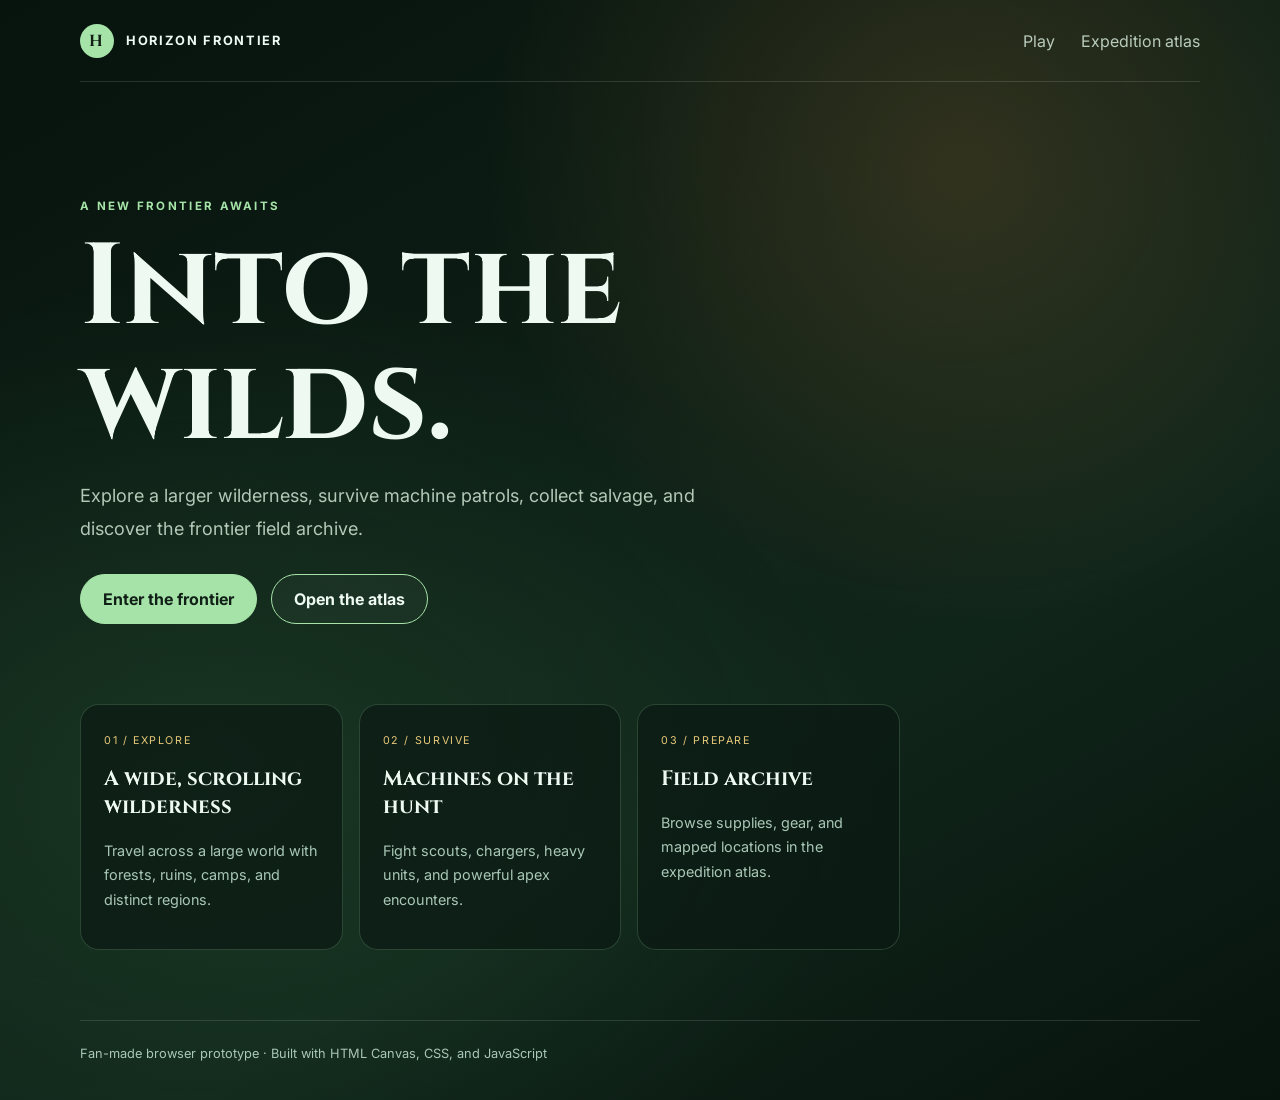
<file: index.html>
<!DOCTYPE html>
<html lang="en">
<head>
  <meta charset="UTF-8" />
  <meta name="viewport" content="width=device-width, initial-scale=1" />
  <meta name="theme-color" content="#07130d" />
  <title>Horizon Frontier</title>
  <link rel="stylesheet" href="portal.css" />
</head>
<body>
  <main class="portal">
    <header><a class="brand" href="index.html"><span>H</span> HORIZON FRONTIER</a><nav><a href="game.html">Play</a><a href="atlas.html">Expedition atlas</a></nav></header>
    <section class="hero"><p class="eyebrow">A new frontier awaits</p><h1>Into the wilds.</h1><p>Explore a larger wilderness, survive machine patrols, collect salvage, and discover the frontier field archive.</p><div class="actions"><a class="button primary" href="game.html">Enter the frontier</a><a class="button secondary" href="atlas.html">Open the atlas</a></div><div class="features"><article><span>01 / EXPLORE</span><h2>A wide, scrolling wilderness</h2><p>Travel across a large world with forests, ruins, camps, and distinct regions.</p></article><article><span>02 / SURVIVE</span><h2>Machines on the hunt</h2><p>Fight scouts, chargers, heavy units, and powerful apex encounters.</p></article><article><span>03 / PREPARE</span><h2>Field archive</h2><p>Browse supplies, gear, and mapped locations in the expedition atlas.</p></article></div></section>
    <footer>Fan-made browser prototype · Built with HTML Canvas, CSS, and JavaScript</footer>
  </main>
</body>
</html>
</file>
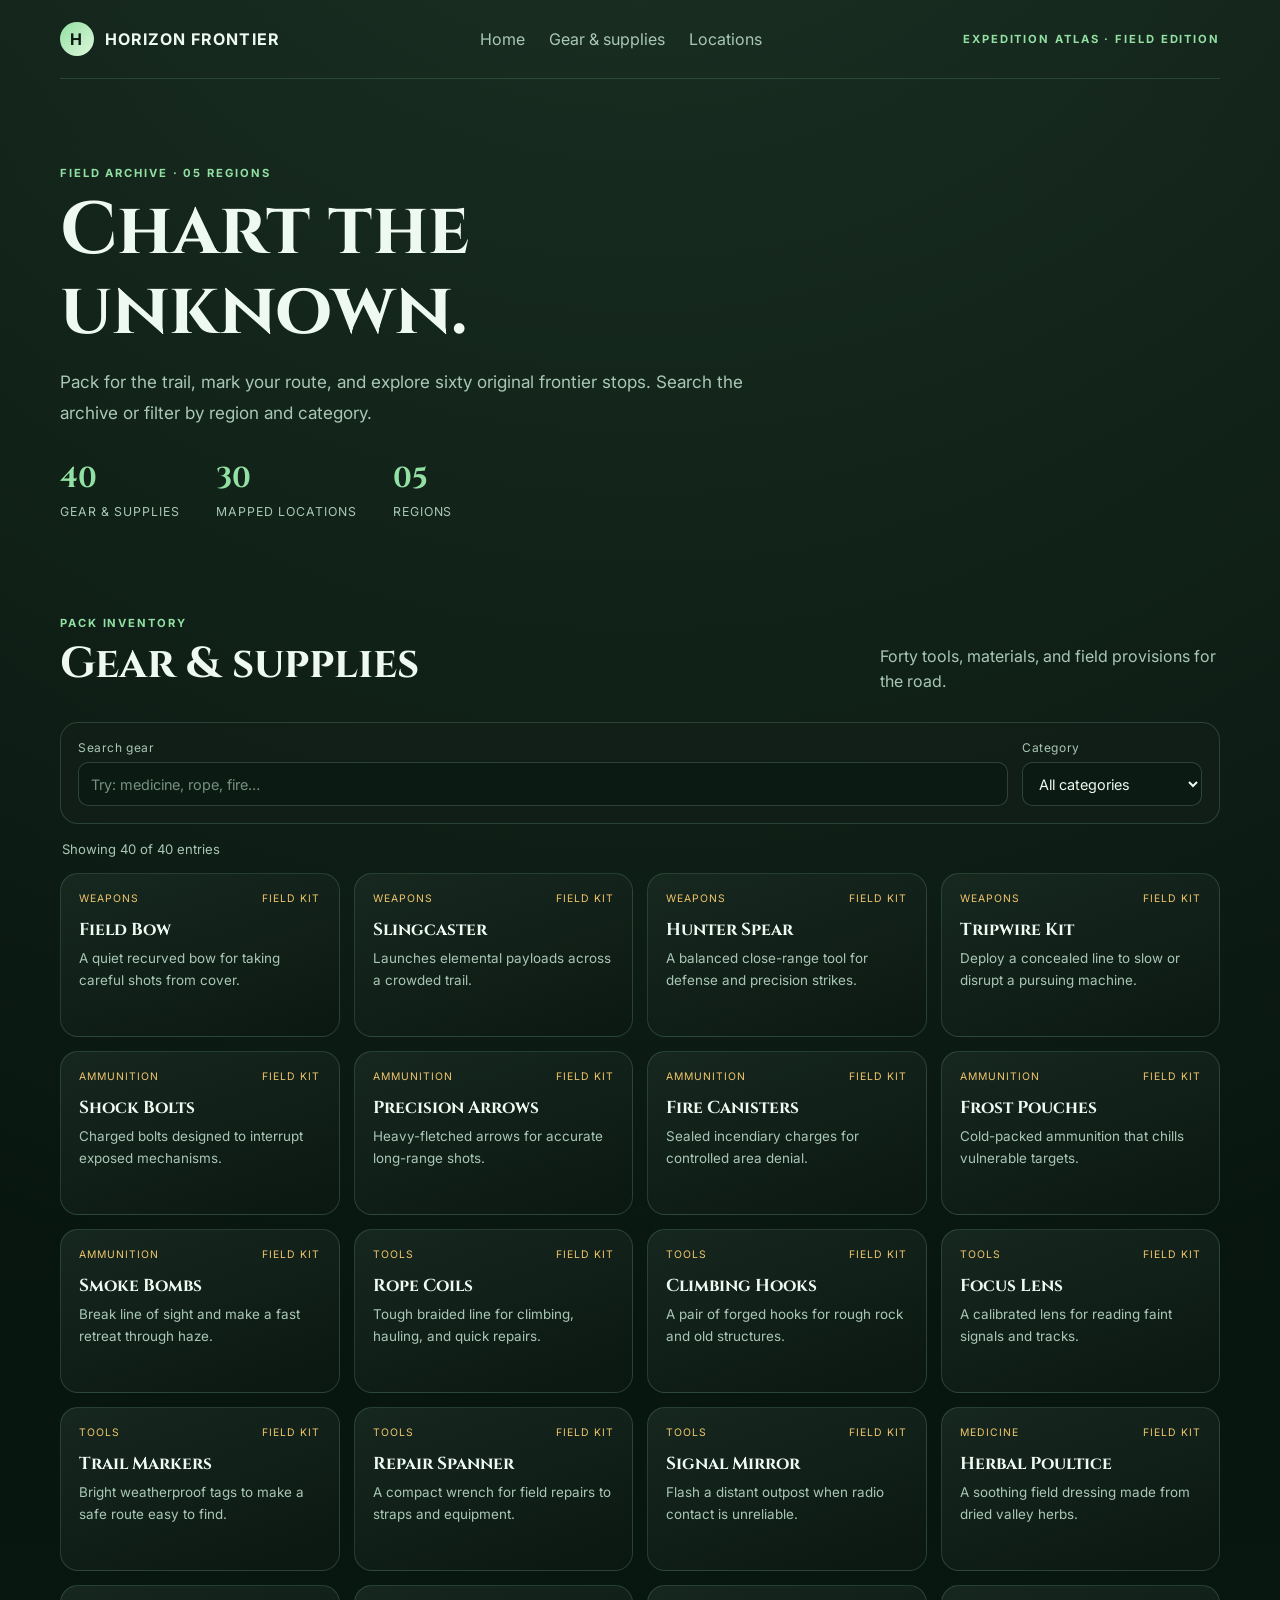
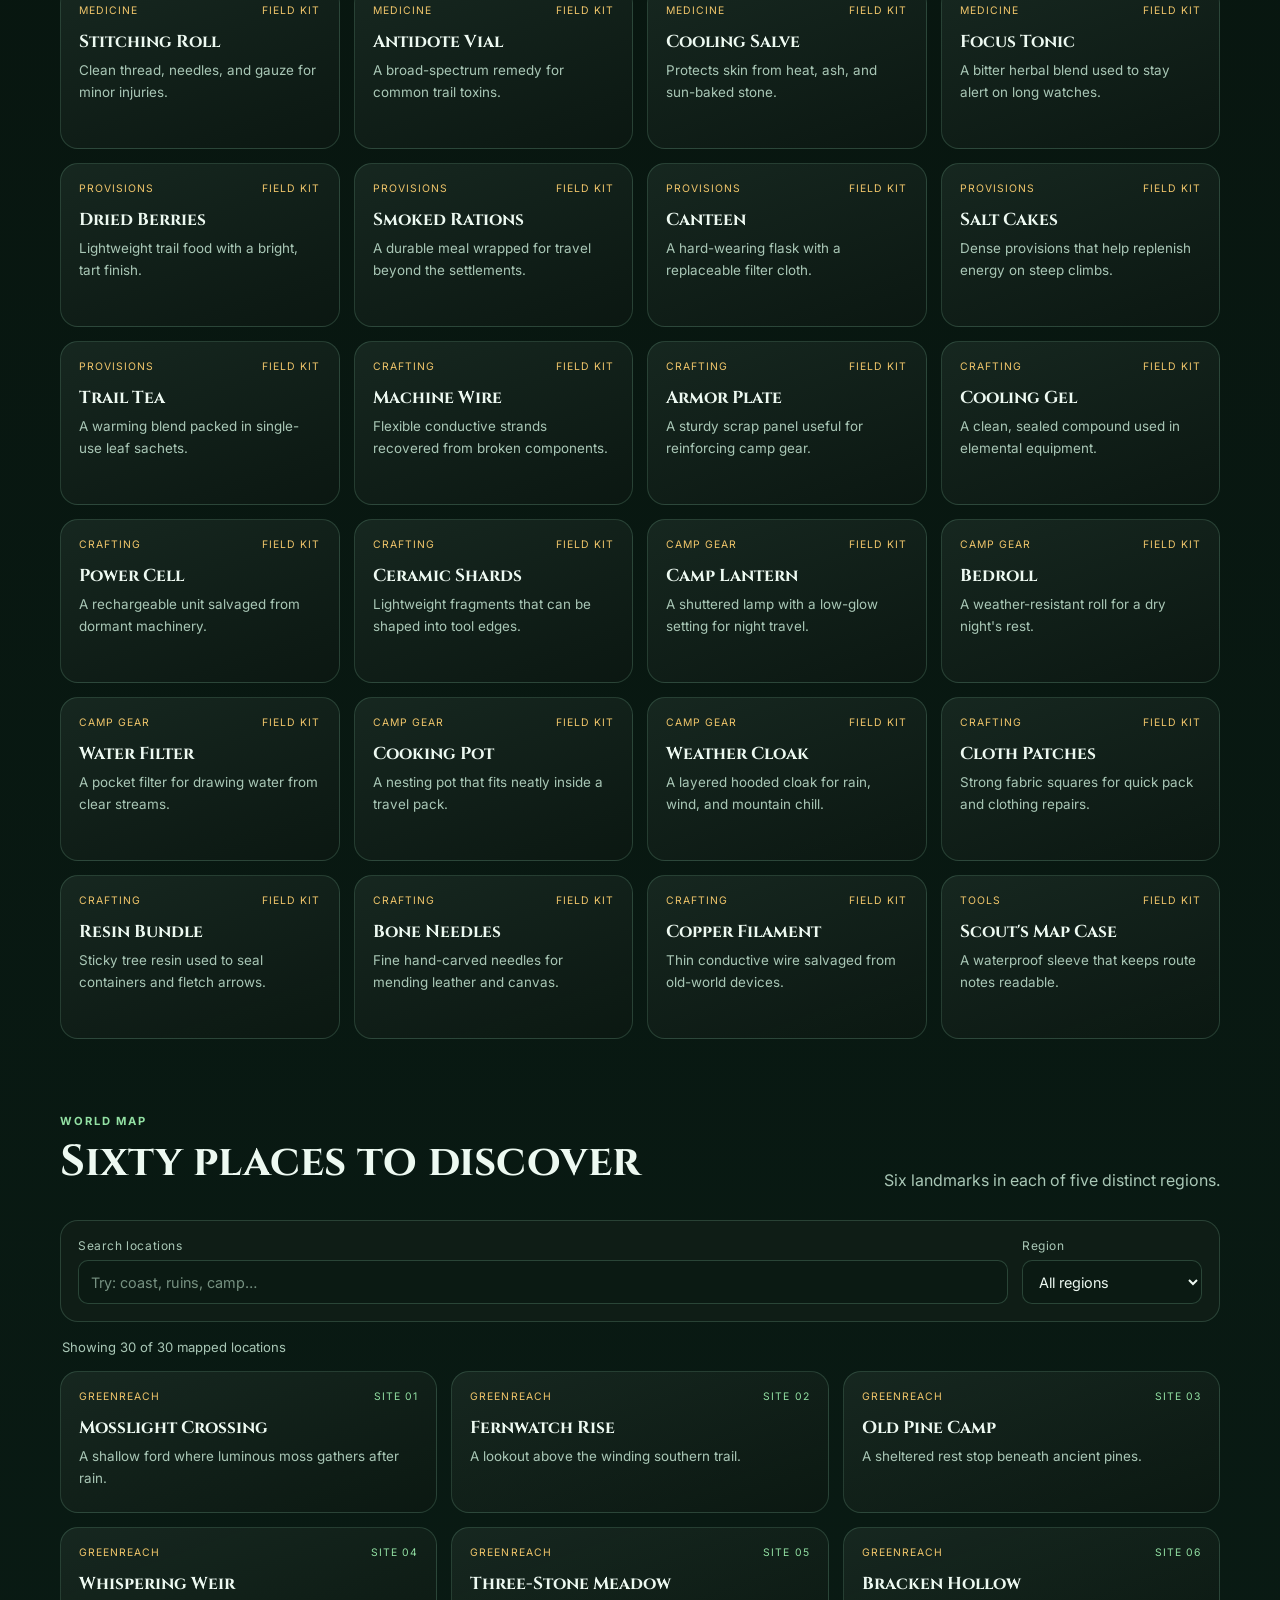
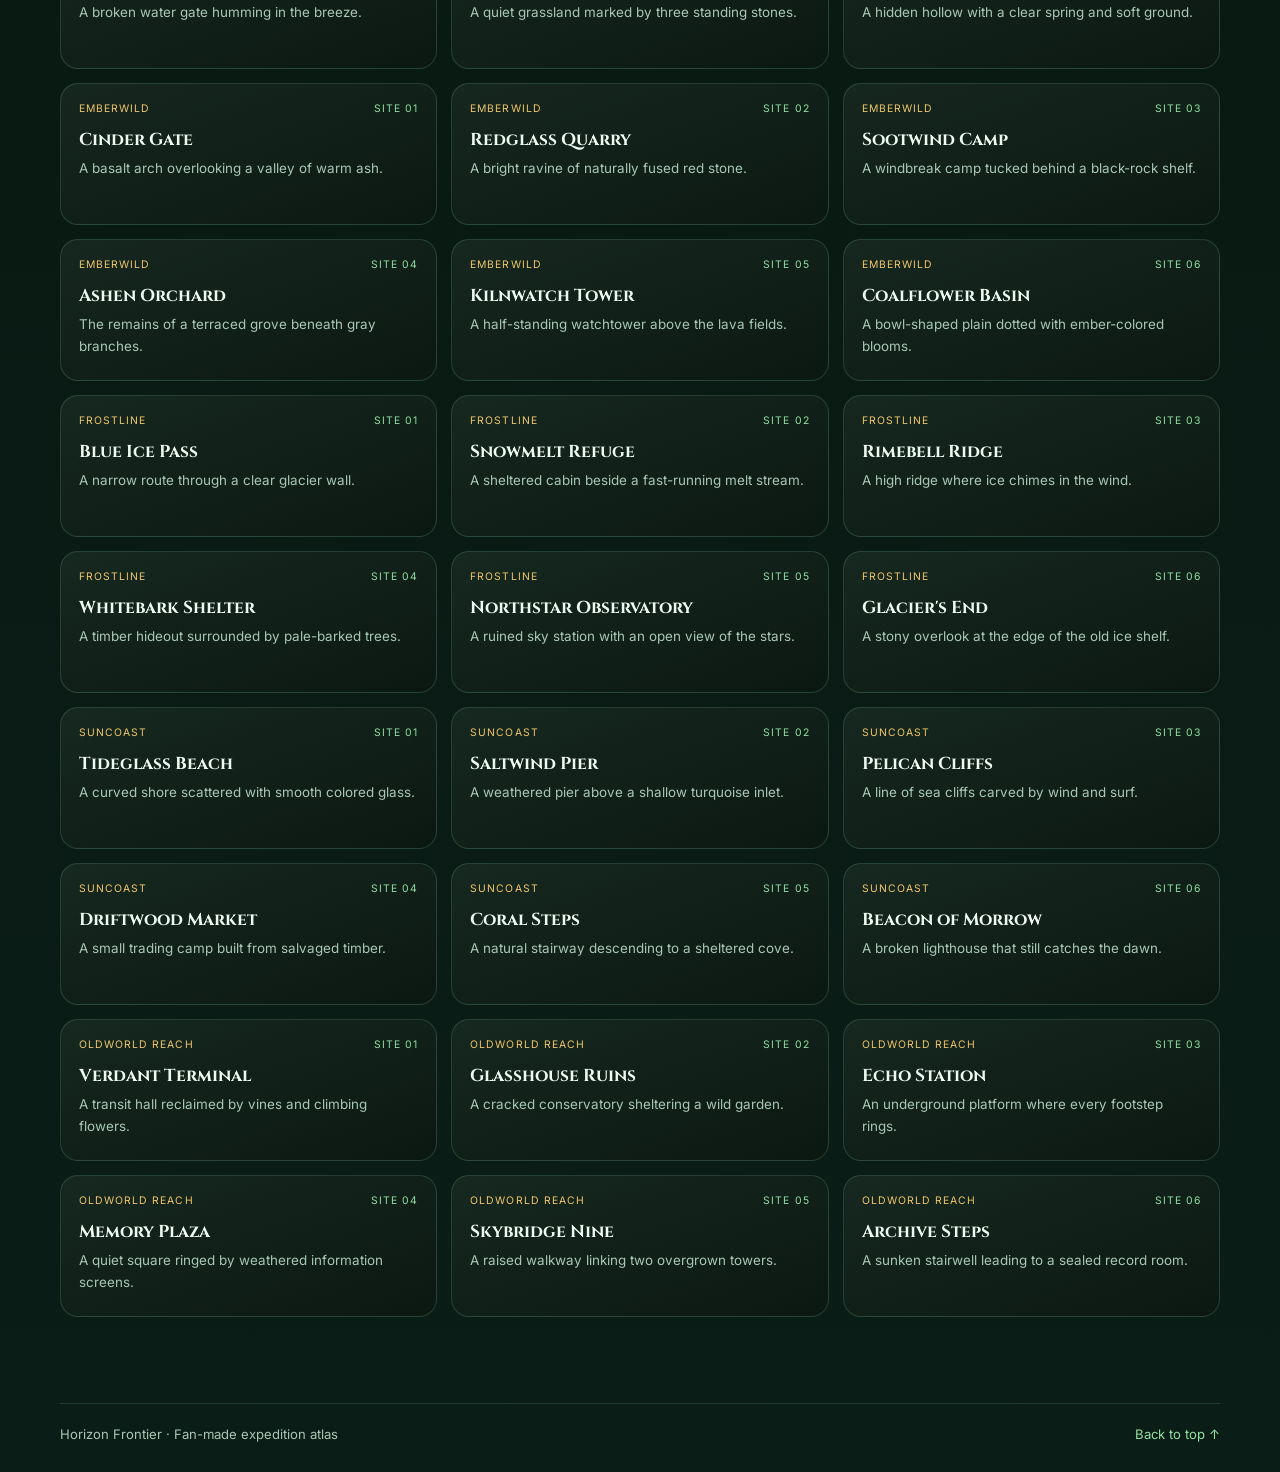
<file: atlas.html>
<!DOCTYPE html>
<html lang="en">
<head>
  <meta charset="UTF-8" />
  <meta name="viewport" content="width=device-width, initial-scale=1" />
  <meta name="theme-color" content="#07130d" />
  <meta name="description" content="Browse 40 frontier supplies and 60 locations across the Horizon Frontier atlas." />
  <title>Expedition Atlas — Horizon Frontier</title>
  <link rel="preconnect" href="https://fonts.googleapis.com" />
  <link rel="preconnect" href="https://fonts.gstatic.com" crossorigin />
  <link href="https://fonts.googleapis.com/css2?family=Cinzel:wght@500;700&family=Inter:wght@400;500;600;700&display=swap" rel="stylesheet" />
  <link rel="stylesheet" href="atlas.css" />
  <script src="atlas.js" defer></script>
</head>
<body>
  <header class="topbar wrap">
    <a class="brand" href="index.html"><span class="brand-mark">H</span><span>Horizon Frontier</span></a>
    <nav aria-label="Atlas navigation"><a href="index.html">Home</a><a href="#gear">Gear & supplies</a><a href="#locations">Locations</a></nav>
    <span class="edition">EXPEDITION ATLAS · FIELD EDITION</span>
  </header>
  <main class="wrap">
    <section class="intro">
      <p class="eyebrow">Field archive · 05 regions</p>
      <h1>Chart the unknown.</h1>
      <p class="lead">Pack for the trail, mark your route, and explore sixty original frontier stops. Search the archive or filter by region and category.</p>
      <div class="totals"><div><strong id="gear-count">40</strong><span>Gear & supplies</span></div><div><strong id="location-count">60</strong><span>Mapped locations</span></div><div><strong>05</strong><span>Regions</span></div></div>
    </section>

    <section class="catalog-section" id="gear">
      <div class="section-heading"><div><p class="eyebrow">Pack inventory</p><h2>Gear & supplies</h2></div><p class="section-note">Forty tools, materials, and field provisions for the road.</p></div>
      <div class="filters">
        <label class="search"><span>Search gear</span><input id="gear-search" type="search" placeholder="Try: medicine, rope, fire…" autocomplete="off" /></label>
        <label class="select-label">Category<select id="gear-category"><option value="all">All categories</option></select></label>
      </div>
      <p class="result-line" id="gear-results" aria-live="polite"></p>
      <div class="card-grid gear-grid" id="gear-grid"></div>
    </section>

    <section class="catalog-section" id="locations">
      <div class="section-heading"><div><p class="eyebrow">World map</p><h2>Sixty places to discover</h2></div><p class="section-note">Six landmarks in each of five distinct regions.</p></div>
      <div class="filters">
        <label class="search"><span>Search locations</span><input id="location-search" type="search" placeholder="Try: coast, ruins, camp…" autocomplete="off" /></label>
        <label class="select-label">Region<select id="location-region"><option value="all">All regions</option></select></label>
      </div>
      <p class="result-line" id="location-results" aria-live="polite"></p>
      <div class="card-grid location-grid" id="location-grid"></div>
    </section>
    <footer><span>Horizon Frontier · Fan-made expedition atlas</span><a href="#top">Back to top ↑</a></footer>
  </main>
</body>
</html>
</file>
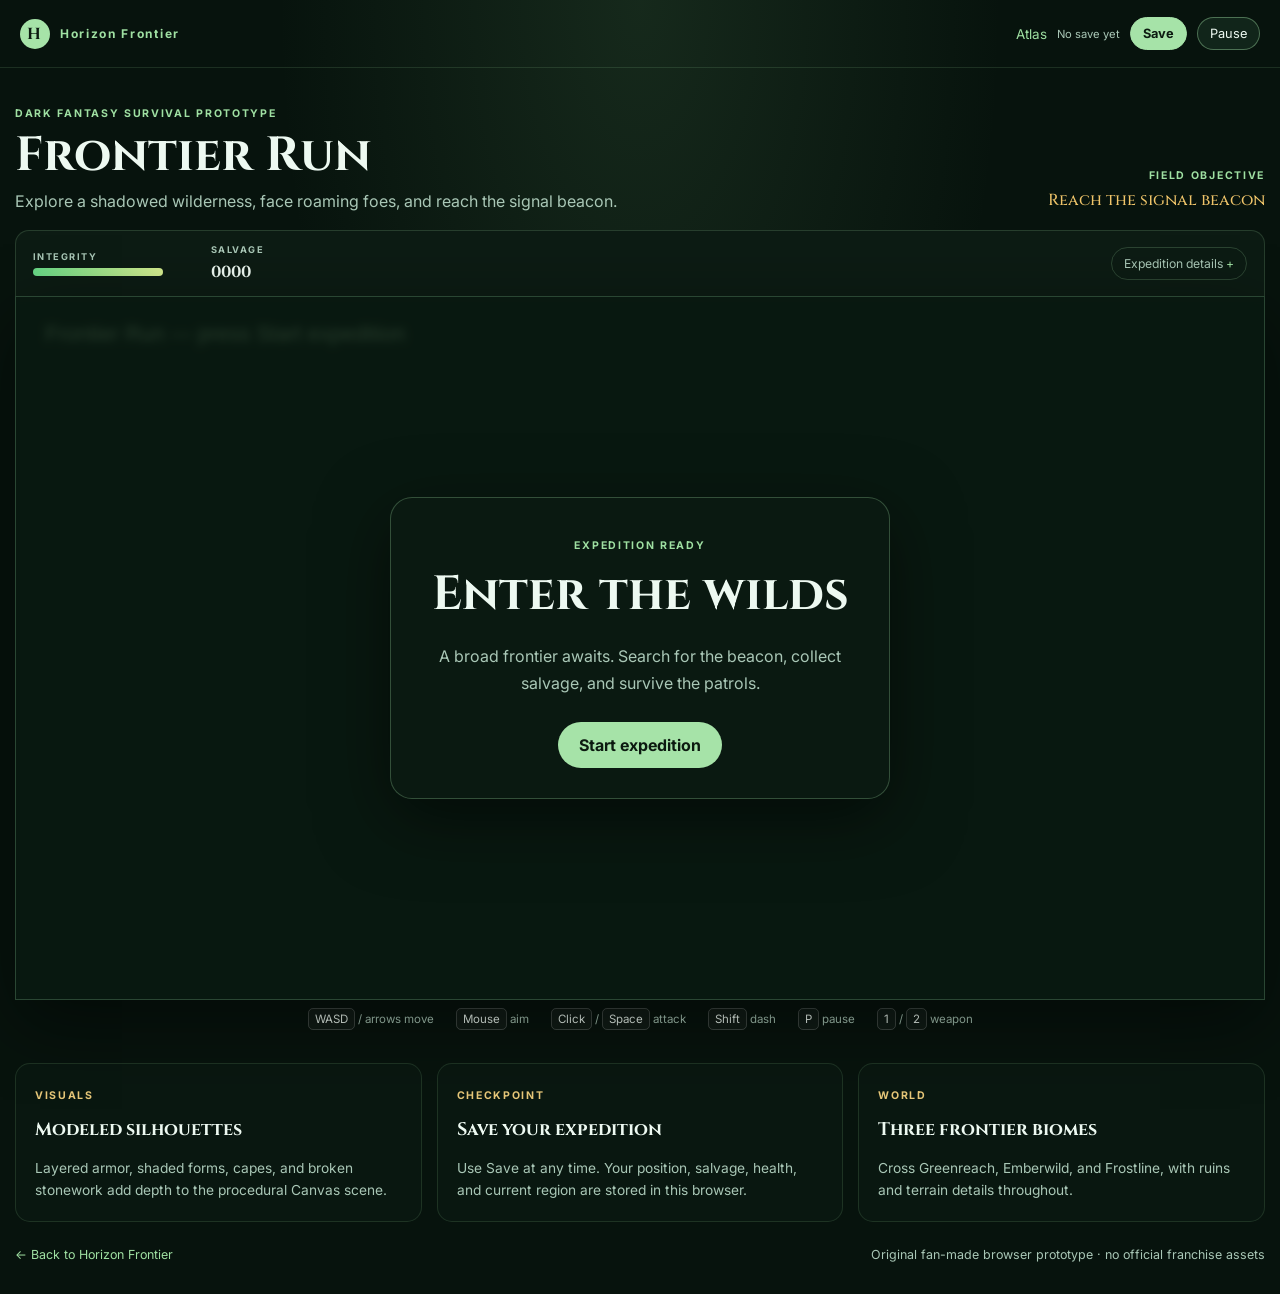
<file: game.html>
<!DOCTYPE html>
<html lang="en">
<head>
  <meta charset="UTF-8" />
  <meta name="viewport" content="width=device-width, initial-scale=1" />
  <meta name="theme-color" content="#08140d" />
  <meta name="description" content="Explore a large wilderness and survive machine patrols in this playable browser game." />
  <title>Frontier Run — Dark Fantasy Edition</title>
  <link rel="stylesheet" href="game.css" />
  <link rel="stylesheet" href="save.css" />
</head>
<body>
  <header class="topbar">
    <a href="index.html" class="brand"><b>H</b><span>Horizon Frontier</span></a>
    <div class="top-links">
      <a href="atlas.html">Atlas</a>
      <span id="save-status" role="status">No save yet</span>
      <button id="save-game" type="button">Save</button>
      <button id="pause" type="button">Pause</button>
    </div>
  </header>
  <main class="layout">
    <section class="intro">
      <div><p class="eyebrow">Dark fantasy survival prototype</p><h1>Frontier Run</h1><p>Explore a shadowed wilderness, face roaming foes, and reach the signal beacon.</p></div>
      <div class="objective"><span>FIELD OBJECTIVE</span><strong id="objective">Reach the signal beacon</strong></div>
    </section>
    <section class="hud" aria-label="Game status">
      <div><span>Integrity</span><div class="meter"><i id="health"></i></div></div>
      <div><span>Salvage</span><b id="score">0000</b></div>
      <details class="hud-more"><summary>Expedition details</summary><div class="hud-details"><span>Region <b id="region">Greenreach</b></span><span>Threat wave <b id="wave">01</b></span><span>Beacon distance <b id="distance">—</b></span></div></details>
    </section>
    <div class="game-frame">
      <canvas id="game" width="1280" height="720" aria-label="Top-down dark fantasy wilderness game. Move with WASD or arrow keys, aim with mouse, attack with click or space, dash with shift."></canvas>
      <div class="overlay" id="overlay"><div class="panel"><p class="eyebrow" id="overlay-label">Expedition ready</p><h2 id="overlay-title">Enter the wilds</h2><p id="overlay-text">A broad frontier awaits. Search for the beacon, collect salvage, and survive the patrols.</p><button id="start" class="primary" type="button">Start expedition</button></div></div>
      <div class="toast" id="toast" aria-live="polite"></div>
    </div>
    <div class="controls"><span><kbd>WASD</kbd> / arrows move</span><span><kbd>Mouse</kbd> aim</span><span><kbd>Click</kbd> / <kbd>Space</kbd> attack</span><span><kbd>Shift</kbd> dash</span><span><kbd>P</kbd> pause</span><span><kbd>1</kbd> / <kbd>2</kbd> weapon</span></div>
    <section class="briefing"><article><span>VISUALS</span><h2>Modeled silhouettes</h2><p>Layered armor, shaded forms, capes, and broken stonework add depth to the procedural Canvas scene.</p></article><article><span>CHECKPOINT</span><h2>Save your expedition</h2><p>Use Save at any time. Your position, salvage, health, and current region are stored in this browser.</p></article><article><span>WORLD</span><h2>Three frontier biomes</h2><p>Cross Greenreach, Emberwild, and Frostline, with ruins and terrain details throughout.</p></article></section>
    <footer><a href="index.html">← Back to Horizon Frontier</a><span>Original fan-made browser prototype · no official franchise assets</span></footer>
  </main>
  <script src="game.js"></script>
  <script src="platforms.js"></script>
  <script src="souls-visuals.js"></script>
  <script src="save.js"></script>
</body>
</html>
</file>
<file: portal.css>
@import url('https://fonts.googleapis.com/css2?family=Cinzel:wght@500;700&family=Inter:wght@400;500;600;700&display=swap');
*{box-sizing:border-box}html{min-height:100%;background:#07130d}body{margin:0;min-height:100vh;color:#edf9f1;font-family:Inter,system-ui,sans-serif;background:radial-gradient(ellipse at 75% 15%,rgba(209,140,69,.19),transparent 35%),radial-gradient(ellipse at 15% 70%,rgba(70,140,85,.2),transparent 45%),linear-gradient(150deg,#07130d,#10251a 65%,#07130d)}a{color:inherit}.portal{width:min(1120px,calc(100% - 36px));margin:auto}header{height:82px;display:flex;align-items:center;justify-content:space-between;border-bottom:1px solid #ffffff20}.brand{text-decoration:none;letter-spacing:.13em;font-size:.8rem;font-weight:700;display:flex;align-items:center;gap:12px}.brand span{display:grid;place-items:center;width:34px;height:34px;border-radius:50%;background:#a6e3a8;color:#112015;font:700 1rem Cinzel,serif}.portal nav{display:flex;gap:26px}.portal nav a{text-decoration:none;color:#b9cbbd}.portal nav a:hover{color:#a6e3a8}.hero{padding:105px 0 70px;max-width:820px}.eyebrow{color:#a6e3a8;text-transform:uppercase;letter-spacing:.2em;font-size:.72rem;font-weight:700}.hero h1{font:700 clamp(3.4rem,9vw,7.2rem)/1 Cinzel,Georgia,serif;margin:18px 0}.hero>p:not(.eyebrow){max-width:640px;color:#b4c8b7;font-size:1.13rem;line-height:1.8}.actions{display:flex;gap:14px;flex-wrap:wrap;margin-top:30px}.button{padding:14px 22px;border-radius:999px;text-decoration:none;font-weight:700;border:1px solid #a6e3a8}.primary{background:#a6e3a8;color:#102017}.secondary{background:#ffffff08}.button:hover{transform:translateY(-2px);filter:brightness(1.1)}.features{display:grid;grid-template-columns:repeat(3,1fr);gap:16px;margin-top:80px}.features article{padding:23px;border:1px solid #a6e3a833;border-radius:19px;background:#0b1a13bd}.features span{font-size:.67rem;letter-spacing:.15em;color:#e8c879}.features h2{font:700 1.3rem Cinzel,Georgia,serif}.features p,footer{color:#a9c7b6;line-height:1.7}.features p{font-size:.9rem}.portal footer{border-top:1px solid #ffffff20;padding:22px 0 35px;font-size:.8rem}@media(max-width:650px){header{height:auto;min-height:76px;flex-wrap:wrap;padding:16px 0;gap:16px}.portal nav{gap:16px}.hero{padding-top:70px}.features{grid-template-columns:1fr;margin-top:52px}}
</file>
<file: atlas.css>
*{box-sizing:border-box}html{scroll-behavior:smooth;scroll-padding-top:24px}body{margin:0;min-height:100vh;background:radial-gradient(circle at 50% -10%,rgba(103,156,120,.25),transparent 35%),linear-gradient(180deg,#07130d,#0a1d16);color:#edf9f1;font-family:Inter, sans-serif}.wrap{width:min(1160px,calc(100% - 32px));margin:auto}a{color:inherit}.topbar{display:flex;align-items:center;justify-content:space-between;gap:22px;padding:22px 0;border-bottom:1px solid rgba(152,222,184,.16)}.brand{display:flex;align-items:center;gap:11px;text-decoration:none;font-weight:700;letter-spacing:.07em;text-transform:uppercase}.brand-mark{display:grid;place-items:center;width:34px;height:34px;border-radius:50%;background:linear-gradient(135deg,#92e0a3,#dff8db);color:#0e1a13}.topbar nav{display:flex;gap:24px}.topbar nav a{color:#a9c7b6;text-decoration:none}.topbar nav a:hover{color:#92e0a3}.edition,.eyebrow{color:#92e0a3;font-size:.7rem;font-weight:700;letter-spacing:.17em;text-transform:uppercase}.intro{padding:76px 0 42px;max-width:760px}.intro h1,.section-heading h2{margin:8px 0 12px;font:700 clamp(2.4rem,6vw,4.6rem)/1.08 Cinzel,serif}.lead{color:#a9c7b6;font-size:1.07rem;line-height:1.8;max-width:690px}.totals{display:flex;gap:36px;margin-top:30px}.totals div{display:grid;gap:6px}.totals strong{color:#92e0a3;font:700 1.8rem Cinzel,serif}.totals span,.section-note,.result-line{color:#a9c7b6}.totals span{font-size:.77rem;letter-spacing:.08em;text-transform:uppercase}.catalog-section{padding:44px 0 20px;scroll-margin-top:20px}.section-heading{display:flex;justify-content:space-between;align-items:end;gap:24px;margin-bottom:22px}.section-heading h2{font-size:clamp(1.8rem,4vw,2.7rem)}.section-note{max-width:340px;line-height:1.6;margin:0 0 5px}.filters{display:flex;align-items:end;gap:14px;padding:17px;border:1px solid rgba(152,222,184,.19);border-radius:18px;background:rgba(18,31,25,.75)}.search,.select-label{display:grid;gap:7px;color:#a9c7b6;font-size:.75rem;letter-spacing:.05em}.search{flex:1}.filters input,.filters select{width:100%;min-height:44px;border:1px solid rgba(152,222,184,.22);border-radius:10px;background:#0b1a13;color:#edf9f1;padding:0 12px;font:inherit;font-size:.9rem}.filters input::placeholder{color:#769181}.filters select{min-width:180px}.filters input:focus,.filters select:focus{outline:2px solid #92e0a3;outline-offset:2px}.result-line{min-height:20px;margin:17px 2px 12px;font-size:.82rem}.card-grid{display:grid;grid-template-columns:repeat(4,minmax(0,1fr));gap:14px}.atlas-card{min-height:164px;padding:18px;border:1px solid rgba(152,222,184,.18);border-radius:18px;background:linear-gradient(160deg,rgba(24,41,33,.93),rgba(12,24,18,.92));transition:transform .18s,border-color .18s}.atlas-card:hover{transform:translateY(-3px);border-color:rgba(146,224,163,.5)}.card-meta{display:flex;justify-content:space-between;gap:8px;color:#f0c56a;font-size:.65rem;letter-spacing:.1em;text-transform:uppercase}.atlas-card h3{margin:13px 0 7px;font:700 1.08rem Cinzel,serif}.atlas-card p{margin:0;color:#a9c7b6;font-size:.84rem;line-height:1.6}.location-grid{grid-template-columns:repeat(3,minmax(0,1fr))}.location-card{min-height:142px}.location-card .card-meta span:last-child{color:#92e0a3}.empty{grid-column:1/-1;padding:30px;border:1px dashed rgba(152,222,184,.25);border-radius:16px;text-align:center;color:#a9c7b6}footer{display:flex;justify-content:space-between;gap:16px;margin-top:66px;padding:22px 0 30px;border-top:1px solid rgba(152,222,184,.16);color:#a9c7b6;font-size:.82rem}footer a{color:#92e0a3;text-decoration:none}@media(max-width:850px){.card-grid{grid-template-columns:repeat(2,minmax(0,1fr))}.location-grid{grid-template-columns:repeat(2,minmax(0,1fr))}.edition{display:none}}@media(max-width:560px){.wrap{width:calc(100% - 22px)}.topbar{flex-wrap:wrap}.topbar nav{order:3;width:100%;justify-content:space-between;gap:10px}.topbar nav a{font-size:.86rem}.intro{padding-top:48px}.totals{gap:16px;justify-content:space-between}.totals span{font-size:.65rem}.section-heading{align-items:flex-start;flex-direction:column;gap:5px}.filters{align-items:stretch;flex-direction:column}.filters select{min-width:0}.card-grid,.location-grid{grid-template-columns:1fr}.atlas-card{min-height:0}footer{flex-direction:column}}@media(prefers-reduced-motion:reduce){*,*::before,*::after{scroll-behavior:auto;transition:none}}
</file>
<file: game.css>
@import url('https://fonts.googleapis.com/css2?family=Cinzel:wght@500;700&family=Inter:wght@400;500;600;700&display=swap');
*{box-sizing:border-box}body{margin:0;background:#07130d;color:#edf9f1;font-family:Inter,system-ui,sans-serif;background-image:radial-gradient(ellipse at 50% 0,rgba(95,150,99,.17),transparent 40%)}a{color:#9fe0a2;text-decoration:none}.topbar{height:68px;padding:0 max(20px,calc((100vw - 1280px)/2));display:flex;align-items:center;justify-content:space-between;border-bottom:1px solid #a6e3a822}.brand{display:flex;gap:10px;align-items:center;font-size:.75rem;letter-spacing:.14em;font-weight:700}.brand b{width:30px;height:30px;display:grid;place-items:center;border-radius:50%;background:#a6e3a8;color:#0c1a10;font:700 1rem Cinzel}.top-links{display:flex;gap:20px;align-items:center}.top-links button,.primary{border:1px solid #a6e3a866;border-radius:999px;padding:9px 16px;background:#11251a;color:#edf9f1;font:inherit;cursor:pointer}.layout{width:min(1280px,calc(100% - 30px));margin:auto}.intro{display:flex;align-items:end;justify-content:space-between;gap:25px;padding:28px 0 19px}.eyebrow,.objective span,.hud>div>span,.briefing article>span{font-size:.66rem;font-weight:700;letter-spacing:.16em;text-transform:uppercase;color:#9fe0a2}.intro h1{font:700 clamp(2rem,4vw,3rem)/1.1 Cinzel,Georgia,serif;margin:8px 0}.intro p:not(.eyebrow){margin:0;color:#a9c7b6}.objective{display:grid;gap:7px;text-align:right}.objective strong{font:500 1rem Cinzel,serif;color:#f0c56a}.hud{display:flex;align-items:center;gap:clamp(14px,3vw,38px);padding:13px 17px;border:1px solid #a6e3a82c;border-bottom:0;border-radius:14px 14px 0 0;background:#0c1b13}.hud>div{display:grid;gap:6px;min-width:74px}.hud>div>span{font-size:.58rem;color:#a9c7b6}.hud>div>b{font:700 1rem Cinzel,serif}.meter{width:130px;height:8px;background:#ffffff1a;border-radius:8px;overflow:hidden}.meter i{height:100%;width:100%;display:block;background:linear-gradient(90deg,#67d786,#d5ec8e);transition:width .15s}.game-frame{position:relative;border:1px solid #a6e3a82c;background:#10251a;overflow:hidden;box-shadow:0 24px 70px #0007}.game-frame canvas{display:block;width:100%;height:auto;aspect-ratio:16/9;touch-action:none}.overlay{position:absolute;inset:0;display:grid;place-items:center;background:#06100bc9;backdrop-filter:blur(4px);transition:opacity .2s,visibility .2s}.overlay.hidden{opacity:0;visibility:hidden;pointer-events:none}.panel{width:min(500px,calc(100% - 30px));padding:30px;text-align:center;border:1px solid #a6e3a844;border-radius:22px;background:#0b1a13ed;box-shadow:0 20px 70px #0008}.panel h2{font:700 clamp(1.8rem,5vw,3rem) Cinzel,Georgia,serif;margin:8px 0}.panel p:not(.eyebrow){color:#a9c7b6;line-height:1.7}.primary{margin-top:8px;background:#a6e3a8;color:#0c1a10;font-weight:700;padding:12px 20px}.controls{display:flex;gap:10px 22px;justify-content:center;flex-wrap:wrap;padding:12px;color:#a9c7b6;font-size:.72rem}kbd{padding:3px 6px;border:1px solid #ffffff30;border-radius:5px;color:#edf9f1;background:#ffffff0a;font:inherit}.toast{position:absolute;left:50%;bottom:22px;transform:translate(-50%,10px);opacity:0;padding:10px 15px;border-radius:99px;background:#0b1a13e8;border:1px solid #a6e3a866;color:#eaf9d3;transition:.2s;pointer-events:none;white-space:nowrap}.toast.show{opacity:1;transform:translate(-50%,0)}.briefing{display:grid;grid-template-columns:repeat(3,1fr);gap:15px;margin-top:25px}.briefing article{padding:19px;border:1px solid #a6e3a822;border-radius:15px;background:#0b1a13a8}.briefing article>span{color:#e8c879}.briefing h2{font:700 1.12rem Cinzel,Georgia,serif}.briefing p{margin:0;color:#a9c7b6;font-size:.86rem;line-height:1.65}footer{display:flex;justify-content:space-between;gap:15px;padding:25px 0 32px;color:#a9c7b6;font-size:.78rem}@media(max-width:650px){.intro{align-items:flex-start;flex-direction:column}.objective{text-align:left}.hud{gap:12px;flex-wrap:wrap}.hud>div{min-width:58px}.meter{width:92px}.briefing{grid-template-columns:1fr}.top-links{gap:10px;font-size:.8rem}.topbar{height:60px}.controls{justify-content:flex-start}.game-frame canvas{aspect-ratio:4/3}footer{flex-direction:column}}@media(prefers-reduced-motion:reduce){*{scroll-behavior:auto!important;transition:none!important}}
</file>
<file: save.css>
/* Compact HUD, fewer always-visible status elements, and a clear save control. */
.topbar{gap:12px}.top-links{gap:10px}.top-links a{font-size:.84rem}.top-links button{padding:8px 12px;font-size:.8rem}.top-links #save-status{max-width:145px;overflow:hidden;text-overflow:ellipsis;white-space:nowrap;color:#a9c7b6;font-size:.7rem}.hud{gap:clamp(16px,4vw,48px)}.hud-more{margin-left:auto;position:relative;color:#a9c7b6;font-size:.76rem}.hud-more summary{cursor:pointer;list-style:none;border:1px solid #a6e3a833;border-radius:999px;padding:8px 12px}.hud-more summary::-webkit-details-marker{display:none}.hud-more summary:after{content:' +';color:#9fe0a2}.hud-more[open] summary:after{content:' −'}.hud-details{position:absolute;z-index:5;right:0;top:calc(100% + 8px);display:grid;gap:8px;min-width:190px;padding:14px;border:1px solid #a6e3a844;border-radius:12px;background:#0b1a13f5;box-shadow:0 12px 30px #0008}.hud-details span{display:flex;justify-content:space-between;gap:15px}.hud-details b{color:#edf9f1}.top-links button#save-game{background:#a6e3a8;color:#0c1a10;border-color:#a6e3a8;font-weight:700}.top-links button#save-game:disabled{opacity:.55;cursor:default}@media(max-width:650px){.topbar{padding:0 12px}.top-links{gap:6px}.top-links a{font-size:.75rem}.top-links #save-status{max-width:80px;font-size:.63rem}.top-links button{padding:7px 9px}.hud-more summary{font-size:.68rem;padding:7px 9px}.hud-details{right:0}}
</file>
